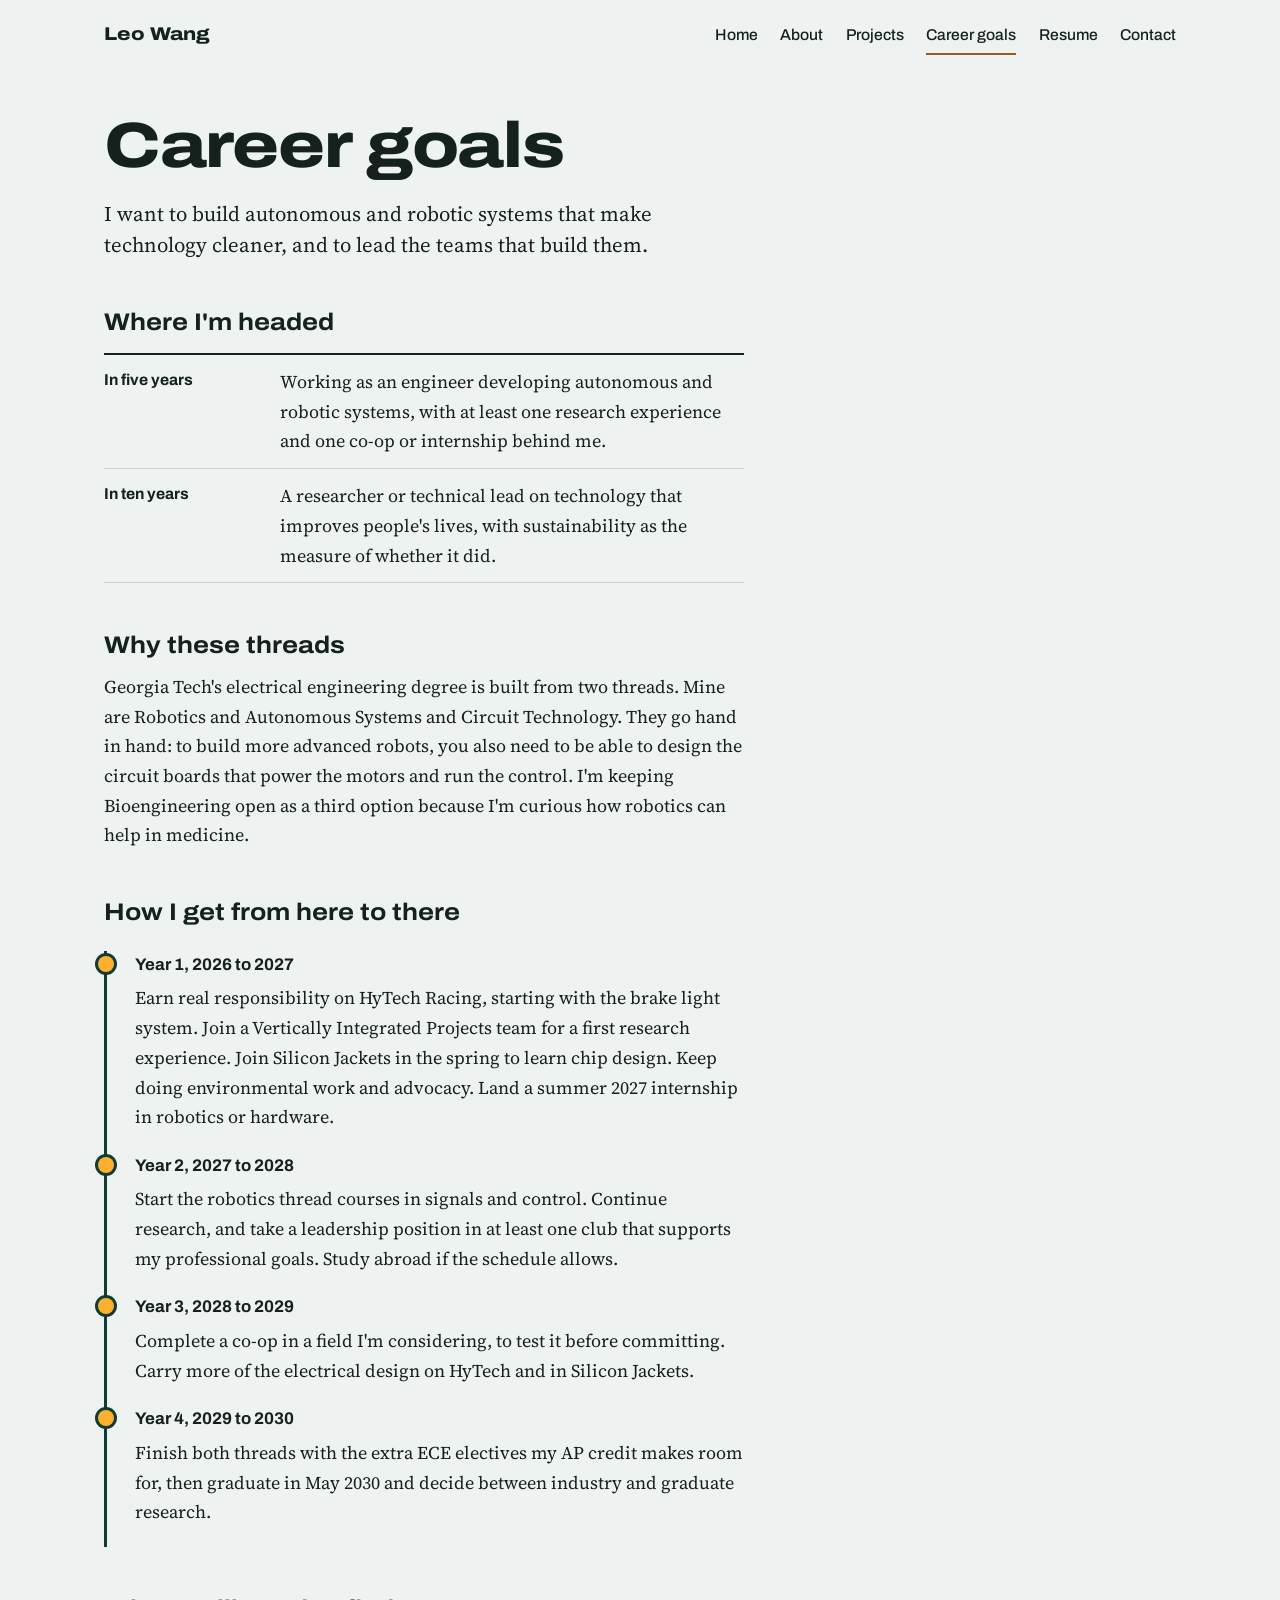
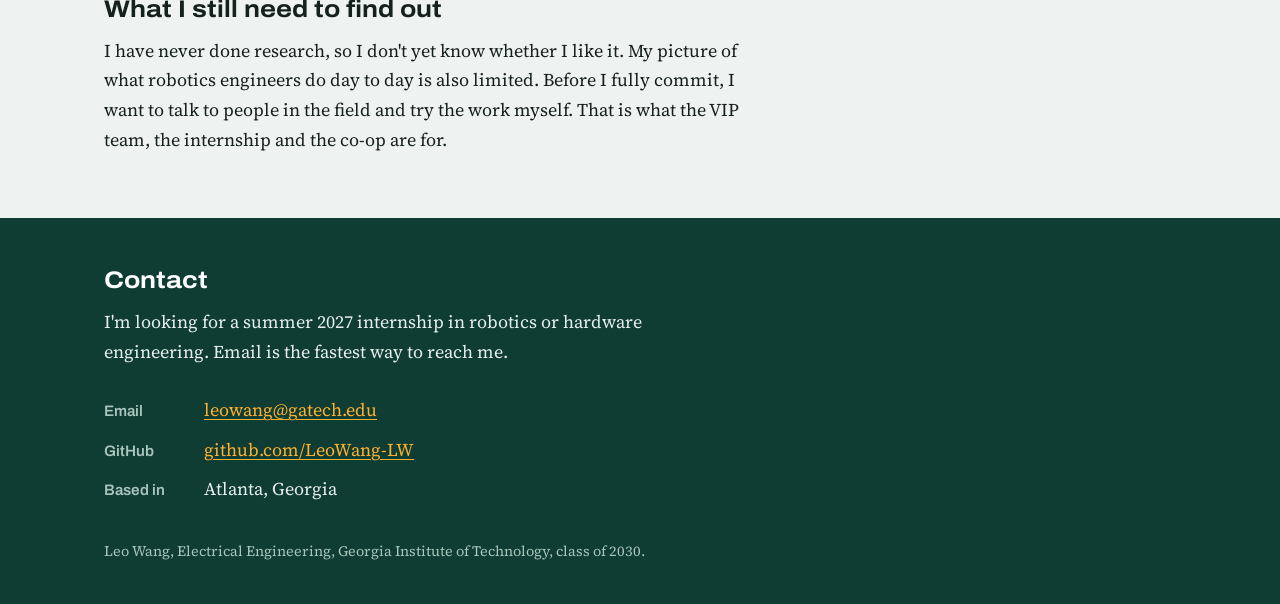
<file: goals.html>
<!DOCTYPE html>
<html lang="en">
<head>
<meta charset="utf-8">
<meta name="viewport" content="width=device-width, initial-scale=1">
<title>Career goals | Leo Wang</title>
<meta name="description" content="Leo Wang&#x27;s five and ten year career goals and four-year Georgia Tech roadmap.">
<link rel="preconnect" href="https://fonts.googleapis.com">
<link rel="preconnect" href="https://fonts.gstatic.com" crossorigin>
<link href="https://fonts.googleapis.com/css2?family=Archivo:wdth,wght@100..125,400..800&family=Source+Serif+4:ital,opsz,wght@0,8..60,400..600;1,8..60,400&display=swap" rel="stylesheet">
<link rel="stylesheet" href="style.css">
</head>
<body>
<a class="skip" href="#main">Skip to content</a>
<header class="site-header">
  <a class="brand" href="index.html">Leo Wang</a>
  <nav aria-label="Main"><ul><li><a href="index.html">Home</a></li><li><a href="about.html">About</a></li><li><a href="projects.html">Projects</a></li><li><a href="goals.html" aria-current="page">Career goals</a></li><li><a href="resume.html">Resume</a></li><li><a href="#contact">Contact</a></li></ul></nav>
</header>
<main id="main">

<article class="wrap prose">
  <h1>Career goals</h1>
  <p class="lede">I want to build autonomous and robotic systems that make technology cleaner, and to lead the teams that build them.</p>

  <h2>Where I'm headed</h2>
  <dl class="horizon">
    <div><dt>In five years</dt><dd>Working as an engineer developing autonomous and robotic systems, with at least one research experience and one co-op or internship behind me.</dd></div>
    <div><dt>In ten years</dt><dd>A researcher or technical lead on technology that improves people's lives, with sustainability as the measure of whether it did.</dd></div>
  </dl>

  <h2>Why these threads</h2>
  <p>Georgia Tech's electrical engineering degree is built from two threads. Mine are Robotics and Autonomous Systems and Circuit Technology. They go hand in hand: to build more advanced robots, you also need to be able to design the circuit boards that power the motors and run the control. I'm keeping Bioengineering open as a third option because I'm curious how robotics can help in medicine.</p>

  <h2>How I get from here to there</h2>
  <ol class="roadmap">
    <li>
      <h3>Year 1, 2026 to 2027</h3>
      <p>Earn real responsibility on HyTech Racing, starting with the brake light system. Join a Vertically Integrated Projects team for a first research experience. Join Silicon Jackets in the spring to learn chip design. Keep doing environmental work and advocacy. Land a summer 2027 internship in robotics or hardware.</p>
    </li>
    <li>
      <h3>Year 2, 2027 to 2028</h3>
      <p>Start the robotics thread courses in signals and control. Continue research, and take a leadership position in at least one club that supports my professional goals. Study abroad if the schedule allows.</p>
    </li>
    <li>
      <h3>Year 3, 2028 to 2029</h3>
      <p>Complete a co-op in a field I'm considering, to test it before committing. Carry more of the electrical design on HyTech and in Silicon Jackets.</p>
    </li>
    <li>
      <h3>Year 4, 2029 to 2030</h3>
      <p>Finish both threads with the extra ECE electives my AP credit makes room for, then graduate in May 2030 and decide between industry and graduate research.</p>
    </li>
  </ol>

  <h2>What I still need to find out</h2>
  <p>I have never done research, so I don't yet know whether I like it. My picture of what robotics engineers do day to day is also limited. Before I fully commit, I want to talk to people in the field and try the work myself. That is what the VIP team, the internship and the co-op are for.</p>
</article>

</main>
<footer class="site-footer" id="contact">
  <div class="footer-inner">
    <h2>Contact</h2>
    <p>I'm looking for a summer 2027 internship in robotics or hardware engineering. Email is the fastest way to reach me.</p>
    <ul class="contact-list">
      <li><span>Email</span> <a href="mailto:leowang@gatech.edu">leowang@gatech.edu</a></li>
      <li><span>GitHub</span> <a href="https://github.com/LeoWang-LW">github.com/LeoWang-LW</a></li>
      <li><span>Based in</span> Atlanta, Georgia</li>
    </ul>
    <p class="fine">Leo Wang, Electrical Engineering, Georgia Institute of Technology, class of 2030.</p>
  </div>
</footer>

</body>
</html>
</file>
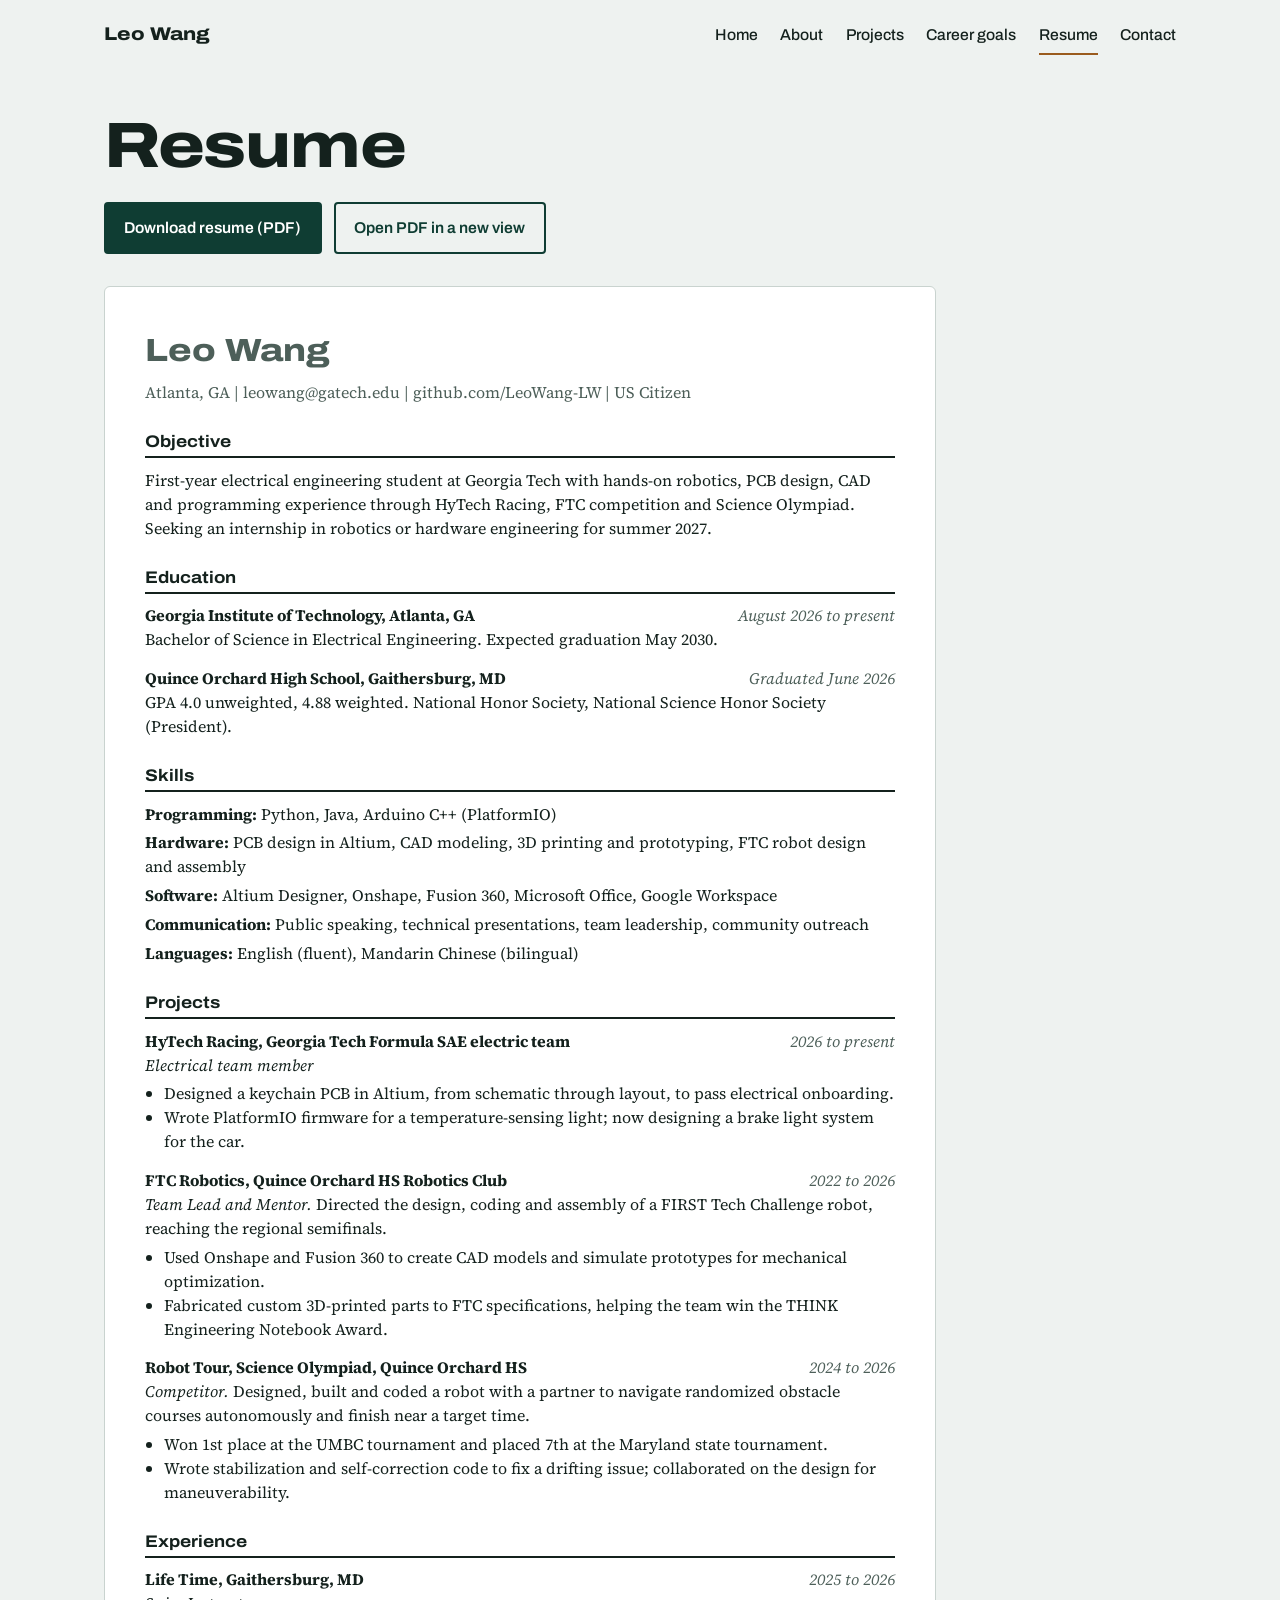
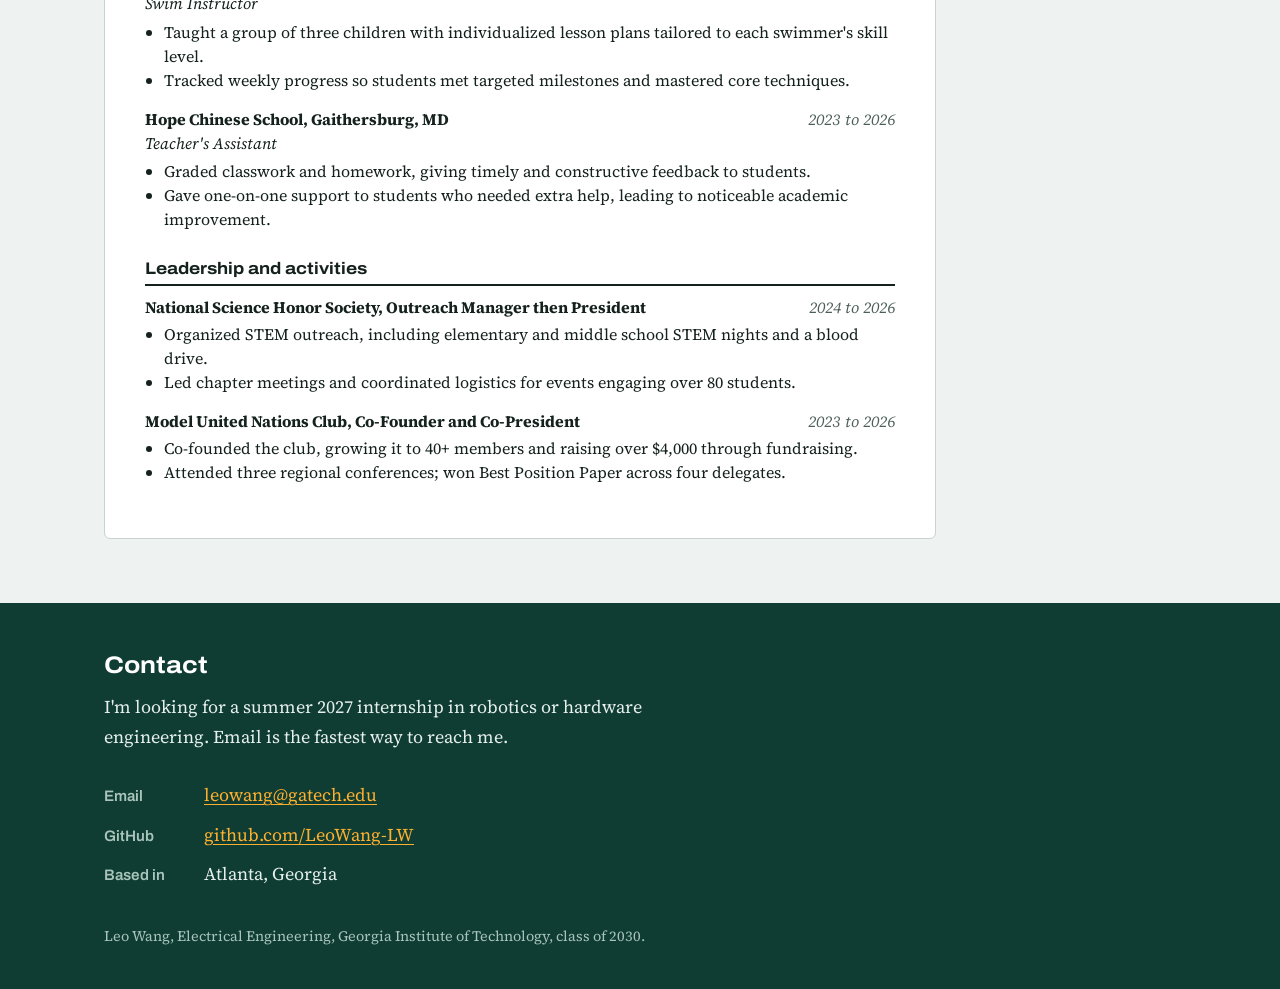
<file: resume.html>
<!DOCTYPE html>
<html lang="en">
<head>
<meta charset="utf-8">
<meta name="viewport" content="width=device-width, initial-scale=1">
<title>Resume | Leo Wang</title>
<meta name="description" content="Resume of Leo Wang, electrical engineering student at Georgia Tech. View online or download the PDF.">
<link rel="preconnect" href="https://fonts.googleapis.com">
<link rel="preconnect" href="https://fonts.gstatic.com" crossorigin>
<link href="https://fonts.googleapis.com/css2?family=Archivo:wdth,wght@100..125,400..800&family=Source+Serif+4:ital,opsz,wght@0,8..60,400..600;1,8..60,400&display=swap" rel="stylesheet">
<link rel="stylesheet" href="style.css">
</head>
<body>
<a class="skip" href="#main">Skip to content</a>
<header class="site-header">
  <a class="brand" href="index.html">Leo Wang</a>
  <nav aria-label="Main"><ul><li><a href="index.html">Home</a></li><li><a href="about.html">About</a></li><li><a href="projects.html">Projects</a></li><li><a href="goals.html">Career goals</a></li><li><a href="resume.html" aria-current="page">Resume</a></li><li><a href="#contact">Contact</a></li></ul></nav>
</header>
<main id="main">

<div class="wrap">
  <h1 class="page-title">Resume</h1>
  <p class="actions"><a class="button" href="Leo_Wang_Resume.pdf" download>Download resume (PDF)</a> <a class="button quiet" href="Leo_Wang_Resume.pdf">Open PDF in a new view</a></p>
</div>
<div class="wrap"><div class="resume">
  <header class="r-head">
    <p class="r-name">Leo Wang</p>
    <p>Atlanta, GA | leowang@gatech.edu | github.com/LeoWang-LW | US Citizen</p>
  </header>

  <section><h2>Objective</h2>
  <p>First-year electrical engineering student at Georgia Tech with hands-on robotics, PCB design, CAD and programming experience through HyTech Racing, FTC competition and Science Olympiad. Seeking an internship in robotics or hardware engineering for summer 2027.</p></section>

  <section><h2>Education</h2>
  <div class="r-item"><div class="r-row"><strong>Georgia Institute of Technology, Atlanta, GA</strong><span>August 2026 to present</span></div>
  <p>Bachelor of Science in Electrical Engineering. Expected graduation May 2030.</p></div>
  <div class="r-item"><div class="r-row"><strong>Quince Orchard High School, Gaithersburg, MD</strong><span>Graduated June 2026</span></div>
  <p>GPA 4.0 unweighted, 4.88 weighted. National Honor Society, National Science Honor Society (President).</p></div></section>

  <section><h2>Skills</h2>
  <p><strong>Programming:</strong> Python, Java, Arduino C++ (PlatformIO)</p>
  <p><strong>Hardware:</strong> PCB design in Altium, CAD modeling, 3D printing and prototyping, FTC robot design and assembly</p>
  <p><strong>Software:</strong> Altium Designer, Onshape, Fusion 360, Microsoft Office, Google Workspace</p>
  <p><strong>Communication:</strong> Public speaking, technical presentations, team leadership, community outreach</p>
  <p><strong>Languages:</strong> English (fluent), Mandarin Chinese (bilingual)</p></section>

  <section><h2>Projects</h2>
  <div class="r-item"><div class="r-row"><strong>HyTech Racing, Georgia Tech Formula SAE electric team</strong><span>2026 to present</span></div>
  <p><em>Electrical team member</em></p>
  <ul><li>Designed a keychain PCB in Altium, from schematic through layout, to pass electrical onboarding.</li>
  <li>Wrote PlatformIO firmware for a temperature-sensing light; now designing a brake light system for the car.</li></ul></div>
  <div class="r-item"><div class="r-row"><strong>FTC Robotics, Quince Orchard HS Robotics Club</strong><span>2022 to 2026</span></div>
  <p><em>Team Lead and Mentor.</em> Directed the design, coding and assembly of a FIRST Tech Challenge robot, reaching the regional semifinals.</p>
  <ul><li>Used Onshape and Fusion 360 to create CAD models and simulate prototypes for mechanical optimization.</li>
  <li>Fabricated custom 3D-printed parts to FTC specifications, helping the team win the THINK Engineering Notebook Award.</li></ul></div>
  <div class="r-item"><div class="r-row"><strong>Robot Tour, Science Olympiad, Quince Orchard HS</strong><span>2024 to 2026</span></div>
  <p><em>Competitor.</em> Designed, built and coded a robot with a partner to navigate randomized obstacle courses autonomously and finish near a target time.</p>
  <ul><li>Won 1st place at the UMBC tournament and placed 7th at the Maryland state tournament.</li>
  <li>Wrote stabilization and self-correction code to fix a drifting issue; collaborated on the design for maneuverability.</li></ul></div></section>

  <section><h2>Experience</h2>
  <div class="r-item"><div class="r-row"><strong>Life Time, Gaithersburg, MD</strong><span>2025 to 2026</span></div>
  <p><em>Swim Instructor</em></p>
  <ul><li>Taught a group of three children with individualized lesson plans tailored to each swimmer's skill level.</li>
  <li>Tracked weekly progress so students met targeted milestones and mastered core techniques.</li></ul></div>
  <div class="r-item"><div class="r-row"><strong>Hope Chinese School, Gaithersburg, MD</strong><span>2023 to 2026</span></div>
  <p><em>Teacher's Assistant</em></p>
  <ul><li>Graded classwork and homework, giving timely and constructive feedback to students.</li>
  <li>Gave one-on-one support to students who needed extra help, leading to noticeable academic improvement.</li></ul></div></section>

  <section><h2>Leadership and activities</h2>
  <div class="r-item"><div class="r-row"><strong>National Science Honor Society, Outreach Manager then President</strong><span>2024 to 2026</span></div>
  <ul><li>Organized STEM outreach, including elementary and middle school STEM nights and a blood drive.</li>
  <li>Led chapter meetings and coordinated logistics for events engaging over 80 students.</li></ul></div>
  <div class="r-item"><div class="r-row"><strong>Model United Nations Club, Co-Founder and Co-President</strong><span>2023 to 2026</span></div>
  <ul><li>Co-founded the club, growing it to 40+ members and raising over $4,000 through fundraising.</li>
  <li>Attended three regional conferences; won Best Position Paper across four delegates.</li></ul></div></section>
</div></div>

</main>
<footer class="site-footer" id="contact">
  <div class="footer-inner">
    <h2>Contact</h2>
    <p>I'm looking for a summer 2027 internship in robotics or hardware engineering. Email is the fastest way to reach me.</p>
    <ul class="contact-list">
      <li><span>Email</span> <a href="mailto:leowang@gatech.edu">leowang@gatech.edu</a></li>
      <li><span>GitHub</span> <a href="https://github.com/LeoWang-LW">github.com/LeoWang-LW</a></li>
      <li><span>Based in</span> Atlanta, Georgia</li>
    </ul>
    <p class="fine">Leo Wang, Electrical Engineering, Georgia Institute of Technology, class of 2030.</p>
  </div>
</footer>

</body>
</html>
</file>
<file: style.css>
/* Leo Wang ePortfolio
   Colors: solder-mask green, amber LED, copper pad, cool paper. */
:root {
  --paper: #eef2f0;
  --sheet: #ffffff;
  --ink: #14211d;
  --muted: #4d5f59;
  --mask: #0f3d33;      /* PCB solder mask */
  --mask-deep: #0a2c25;
  --amber: #ffb02e;     /* lit LED */
  --copper: #9a5b1e;    /* pads, links on light backgrounds */
  --rule: #c9d3cf;
  --display: "Archivo", "Arial Narrow", Arial, sans-serif;
  --body: "Source Serif 4", Georgia, serif;
}

* { box-sizing: border-box; }
html { -webkit-text-size-adjust: 100%; scroll-behavior: smooth; }
body {
  margin: 0;
  background: var(--paper);
  color: var(--ink);
  font: 1.125rem/1.65 var(--body);
}
img, svg, canvas { max-width: 100%; display: block; }

a { color: var(--copper); text-underline-offset: 0.18em; text-decoration-thickness: 1px; }
a:hover { color: var(--mask); text-decoration-thickness: 2px; }
:focus-visible { outline: 3px solid var(--amber); outline-offset: 3px; border-radius: 2px; }

.skip { position: absolute; left: -999px; top: 0; background: var(--mask); color: #fff; padding: 0.5rem 1rem; z-index: 10; }
.skip:focus { left: 0; }

h1, h2, h3, .brand, nav, .button, dt, .meta, .r-name {
  font-family: var(--display);
}
h1 {
  font-size: clamp(2.4rem, 6vw, 4rem);
  font-weight: 800;
  font-stretch: 118%;
  line-height: 1.02;
  letter-spacing: -0.02em;
  margin: 0 0 1.25rem;
}
h2 {
  font-size: 1.5rem;
  font-weight: 700;
  font-stretch: 112%;
  line-height: 1.2;
  margin: 3rem 0 0.75rem;
}
h3 { font-size: 1.05rem; font-weight: 700; margin: 1.75rem 0 0.4rem; }
p { margin: 0 0 1.1rem; }
.lede { font-size: 1.3rem; line-height: 1.5; }

/* ---------- header ---------- */
.site-header {
  display: flex; flex-wrap: wrap; align-items: baseline; justify-content: space-between;
  gap: 0.5rem 2rem;
  max-width: 70rem; margin: 0 auto; padding: 1.1rem 1.5rem;
}
.brand { font-weight: 800; font-stretch: 118%; font-size: 1.15rem; color: var(--ink); text-decoration: none; }
nav ul { display: flex; flex-wrap: wrap; gap: 0.25rem 1.4rem; list-style: none; margin: 0; padding: 0; }
nav a { font-size: 0.98rem; font-weight: 500; color: var(--ink); text-decoration: none; padding: 0.3rem 0; display: inline-block; border-bottom: 2px solid transparent; }
nav a:hover { border-bottom-color: var(--rule); color: var(--ink); }
nav a[aria-current="page"] { border-bottom-color: var(--copper); }

/* ---------- layout ---------- */
.wrap { max-width: 70rem; margin: 0 auto; padding: 0 1.5rem; }
main > .wrap:first-child, main > article.wrap { padding-top: 2.5rem; }
.prose > p, .prose > ul, .prose > ol, .prose > dl, .prose > h2, .prose > h3, .prose > h1, .prose > figure,
.intro > p, .intro > h1, main > .wrap > .lede {
  max-width: 40rem;
}

/* ---------- home: the LED board ---------- */
.board { background: var(--mask); }
.board-inner {
  position: relative; max-width: 70rem; margin: 0 auto;
  padding: 2.75rem 1.5rem 1.5rem;
}
#matrix { width: 100%; background: var(--mask-deep); border-radius: 6px; }
.silk { color: #cfe3dc; font-size: 0.95rem; line-height: 1.45; margin: 1rem 0 0; max-width: 44rem; }
.hole { position: absolute; width: 12px; height: 12px; border-radius: 50%; background: var(--paper); box-shadow: 0 0 0 4px #c9a15a; }
.hole.tl { top: 14px; left: 14px; } .hole.tr { top: 14px; right: 14px; }
.hole.bl { bottom: 14px; left: 14px; } .hole.br { bottom: 14px; right: 14px; }

.intro { padding-top: 3rem; display: grid; grid-template-columns: minmax(0, 40rem) minmax(0, 1fr); column-gap: 3rem; }
.intro > * { grid-column: 1; }
.intro > .photo { grid-column: 2; grid-row: 1 / span 5; align-self: start; margin: 0; }
.intro > .photo img { border-radius: 6px; width: 100%; max-width: 20rem; }

.actions { display: flex; flex-wrap: wrap; gap: 0.75rem; margin-top: 1.5rem; }
.button {
  display: inline-block; padding: 0.7rem 1.15rem; border-radius: 4px;
  background: var(--mask); color: #fff; font-weight: 600; font-size: 0.98rem; text-decoration: none;
  border: 2px solid var(--mask);
}
.button:hover { background: var(--mask-deep); color: #fff; }
.button.quiet { background: transparent; color: var(--mask); }
.button.quiet:hover { background: var(--mask); color: #fff; }

.now { display: grid; grid-template-columns: repeat(3, minmax(0, 1fr)); gap: 0; border-top: 2px solid var(--ink); }
.now article { padding: 1.25rem 1.5rem 0.5rem 0; }
.now article + article { padding-left: 1.5rem; border-left: 1px solid var(--rule); }
.now h3 { margin-top: 0; font-size: 1.15rem; }
.now p { font-size: 1.02rem; line-height: 1.55; }

.toc { list-style: none; padding: 0; margin: 0 0 4rem; border-top: 2px solid var(--ink); }
.toc li { display: grid; grid-template-columns: 12rem 1fr; gap: 1rem; padding: 0.85rem 0; border-bottom: 1px solid var(--rule); }
.toc a { font-family: var(--display); font-weight: 700; }
.toc span { color: var(--muted); }

/* ---------- photos and diagrams ---------- */
.photo { margin: 1.75rem 0; }
.photo img { border-radius: 6px; }
figcaption { font-size: 0.92rem; color: var(--muted); margin-top: 0.5rem; line-height: 1.45; }

.diagram { margin: 2rem 0; background: var(--mask); border-radius: 6px; padding: 1.25rem; }
.diagram figcaption { color: #cfe3dc; }
.wiring { width: 100%; height: auto; }
.wiring .chip { fill: var(--mask-deep); stroke: #c9a15a; stroke-width: 1.5; }
.wiring text { fill: #f2f6f4; font: 500 13px var(--display); }
.wiring .chip-name { font-weight: 700; font-size: 14px; }
.wiring .wires line { stroke: var(--amber); stroke-width: 2.5; }
.wiring .pads circle { fill: #c9a15a; }

/* signal flow, a true sequence */
.flow { list-style: none; counter-reset: step; padding: 0; margin: 2rem 0; display: grid; grid-template-columns: repeat(5, minmax(0, 1fr)); max-width: none !important; }
.flow li { counter-increment: step; position: relative; padding: 2.6rem 1rem 0 0; border-top: 3px solid var(--mask); }
.flow li::before {
  content: counter(step); position: absolute; top: -1rem; left: 0;
  width: 2rem; height: 2rem; border-radius: 50%; background: var(--amber); color: var(--ink);
  font: 700 1rem/2rem var(--display); text-align: center;
}
.flow strong { display: block; font-family: var(--display); font-size: 1rem; }
.flow span { display: block; font-size: 0.95rem; line-height: 1.45; color: var(--muted); margin-top: 0.25rem; }

.steps li, .prose ul li { margin-bottom: 0.35rem; }
.status { border-left: 4px solid var(--amber); background: var(--sheet); padding: 0.9rem 1.1rem; font-size: 1.02rem; border-radius: 0 4px 4px 0; }
.crumb { font: 500 0.95rem var(--display); margin-bottom: 1rem; }

/* ---------- about ---------- */
.skills, .horizon { margin: 1rem 0 3rem; border-top: 2px solid var(--ink); }
.skills div, .horizon div { display: grid; grid-template-columns: 10rem 1fr; gap: 1rem; padding: 0.75rem 0; border-bottom: 1px solid var(--rule); }
dt { font-weight: 700; font-size: 0.98rem; }
dd { margin: 0; }

/* ---------- projects ---------- */
.projects { padding-bottom: 3rem; }
.project { border-top: 2px solid var(--ink); padding: 1.75rem 0 2rem; }
.project h2 { margin: 0; font-size: 1.75rem; }
.project h2 a { color: var(--ink); }
.meta { color: var(--muted); font-size: 0.98rem; margin: 0.3rem 0 0; }
.cols { display: grid; grid-template-columns: repeat(3, minmax(0, 1fr)); gap: 2rem; margin: 0.5rem 0 1rem; }
.cols h3 { color: var(--copper); }
.cols p { font-size: 1.04rem; line-height: 1.55; margin: 0; }
.project .photo img { max-width: 28rem; width: 100%; }

/* ---------- goals: roadmap, a true sequence ---------- */
.roadmap { list-style: none; padding: 0 0 0 1.75rem; margin: 1.5rem 0 2rem; border-left: 3px solid var(--mask); }
.roadmap li { position: relative; padding-bottom: 1.25rem; }
.roadmap li::before {
  content: ""; position: absolute; left: calc(-1.75rem - 9.5px); top: 0.3rem;
  width: 16px; height: 16px; border-radius: 50%; background: var(--amber); box-shadow: 0 0 0 3px var(--mask);
}
.roadmap h3 { margin: 0 0 0.3rem; }
.roadmap p { margin: 0; }

/* ---------- resume ---------- */
.page-title { margin-bottom: 0.5rem; }
.resume { background: var(--sheet); border: 1px solid var(--rule); border-radius: 6px; padding: 2.5rem; margin: 2rem 0 4rem; max-width: 52rem; font-size: 1rem; line-height: 1.5; }
.r-name { font-size: 2rem; font-weight: 800; font-stretch: 118%; margin: 0; }
.r-head p { color: var(--muted); margin-bottom: 0; overflow-wrap: anywhere; }
.resume h2 { font-size: 1.05rem; margin: 1.75rem 0 0.6rem; padding-bottom: 0.25rem; border-bottom: 2px solid var(--ink); }
.resume p { margin: 0 0 0.3rem; }
.resume ul { margin: 0.2rem 0 0; padding-left: 1.2rem; }
.r-item { margin-bottom: 0.9rem; }
.r-row { display: flex; justify-content: space-between; gap: 1rem; flex-wrap: wrap; }
.r-row span { color: var(--muted); font-style: italic; }

/* ---------- footer ---------- */
.site-footer { background: var(--mask); color: #e6efec; margin-top: 4rem; }
.footer-inner { max-width: 70rem; margin: 0 auto; padding: 3rem 1.5rem 2.5rem; }
.site-footer h2 { margin-top: 0; color: #fff; }
.site-footer p { max-width: 38rem; }
.site-footer a { color: var(--amber); }
.site-footer a:hover { color: #fff; }
.contact-list { list-style: none; padding: 0; margin: 1.5rem 0; }
.contact-list li { padding: 0.3rem 0; }
.contact-list span { display: inline-block; width: 6rem; font: 600 0.95rem var(--display); color: #a9c4bb; }
.fine { font-size: 0.9rem; color: #a9c4bb; margin: 2rem 0 0; }

/* ---------- small screens ---------- */
@media (max-width: 760px) {
  body { font-size: 1.05rem; }
  .lede { font-size: 1.18rem; }
  .intro { display: block; }
  .intro > .photo { margin-top: 2rem; }
  .now, .cols { grid-template-columns: 1fr; gap: 0; }
  .now article, .now article + article { padding: 1rem 0 0; border-left: 0; border-bottom: 1px solid var(--rule); }
  .cols > div { margin-bottom: 0.5rem; }
  .toc li, .skills div, .horizon div { grid-template-columns: 1fr; gap: 0.15rem; }
  .flow { grid-template-columns: 1fr; border-left: 3px solid var(--mask); margin-left: 1rem; }
  .flow li { border-top: 0; padding: 0 0 1.25rem 1.75rem; }
  .flow li::before { left: calc(-1rem - 1.5px); top: -0.1rem; }
  .resume { padding: 1.25rem; }
  .board-inner { padding: 2.5rem 1rem 1.25rem; }
  .diagram { padding: 0.75rem; }
}

@media (prefers-reduced-motion: reduce) { html { scroll-behavior: auto; } }
@media print { .site-header, .site-footer, .actions, .skip { display: none; } body { background: #fff; } .resume { border: 0; padding: 0; margin: 0; } }
</file>
